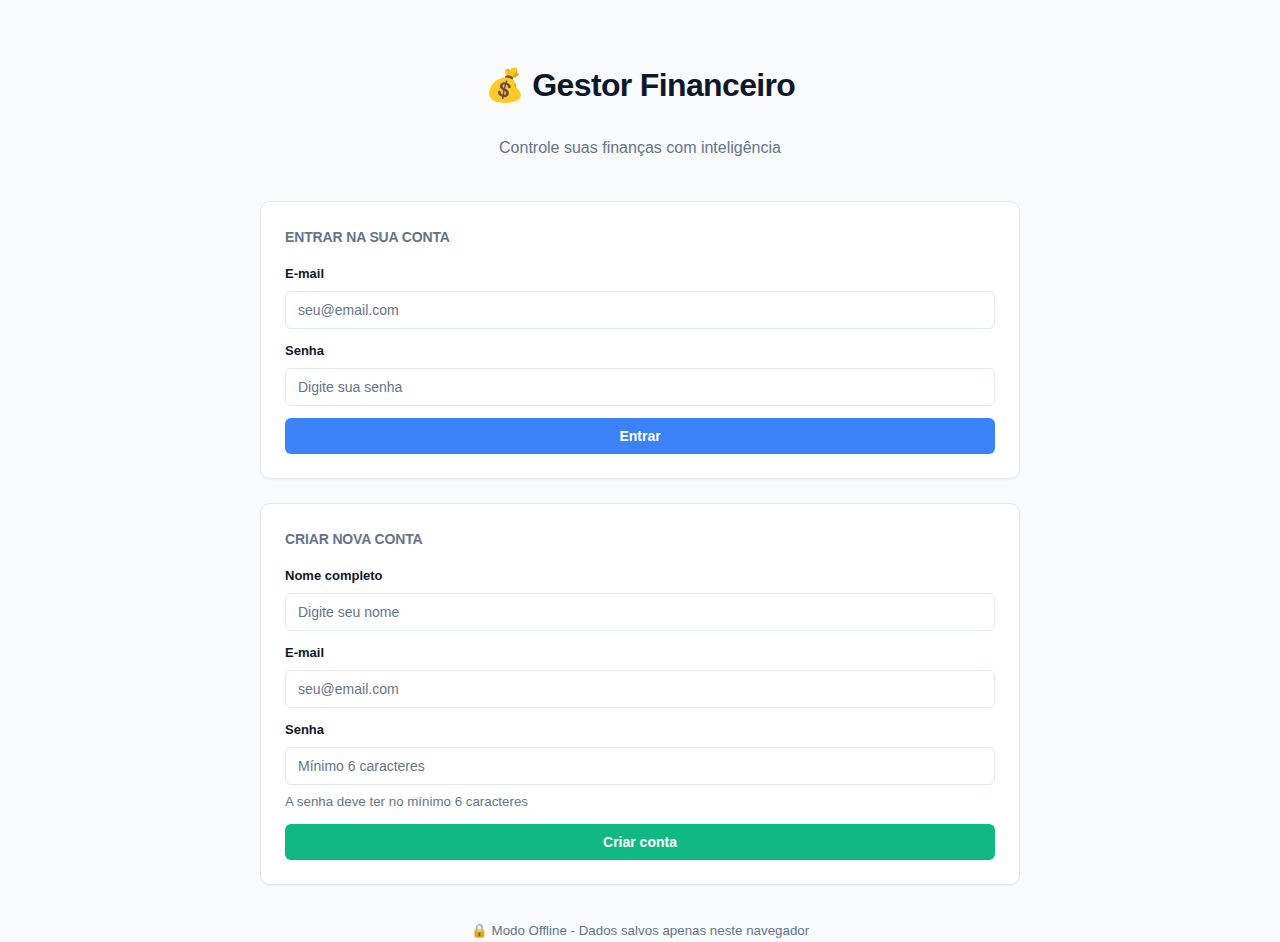
<file: index.html>
<!DOCTYPE html>
<html lang="pt-BR">
<head>
  <meta charset="UTF-8" />
  <meta name="viewport" content="width=device-width, initial-scale=1.0" />
  <meta name="description" content="Sistema de Gestão Financeira Pessoal" />
  <title>ERP Financeiro - Login</title>
  <link rel="stylesheet" href="style.css" />
</head>

<body>
  <main class="container" style="max-width: 800px; padding-top: 60px;">
    <div style="text-align: center; margin-bottom: 40px;">
      <h1>💰 Gestor Financeiro</h1>
      <p class="text-muted">Controle suas finanças com inteligência</p>
    </div>

    <!-- LOGIN -->
    <section class="card">
      <h2>Entrar na sua conta</h2>
      <form id="login-form" class="form">
        <div class="form-group">
          <label for="login-email">E-mail</label>
          <input 
            type="email" 
            id="login-email" 
            placeholder="seu@email.com" 
            autocomplete="email"
            required 
          />
        </div>
        
        <div class="form-group">
          <label for="login-password">Senha</label>
          <input 
            type="password" 
            id="login-password" 
            placeholder="Digite sua senha" 
            autocomplete="current-password"
            required 
          />
        </div>
        
        <button class="btn btn--primary" type="submit" style="width: 100%;">
          Entrar
        </button>
      </form>
    </section>

    <!-- CADASTRO -->
    <section class="card">
      <h2>Criar nova conta</h2>
      <form id="signup-form" class="form">
        <div class="form-group">
          <label for="signup-name">Nome completo</label>
          <input 
            type="text" 
            id="signup-name" 
            placeholder="Digite seu nome" 
            autocomplete="name"
            required 
          />
        </div>
        
        <div class="form-group">
          <label for="signup-email">E-mail</label>
          <input 
            type="email" 
            id="signup-email" 
            placeholder="seu@email.com" 
            autocomplete="email"
            required 
          />
        </div>
        
        <div class="form-group">
          <label for="signup-password">Senha</label>
          <input 
            type="password" 
            id="signup-password" 
            placeholder="Mínimo 6 caracteres" 
            autocomplete="new-password"
            minlength="6" 
            required 
          />
          <small class="text-muted">A senha deve ter no mínimo 6 caracteres</small>
        </div>
        
        <button class="btn btn--success" type="submit" style="width: 100%;">
          Criar conta
        </button>
      </form>
    </section>

    <!-- STATUS -->
    <div id="status" class="status hidden"></div>
    
    <p class="text-center text-muted" style="margin-top: 32px;">
      <small>🔒 Modo Offline - Dados salvos apenas neste navegador</small>
    </p>
  </main>

  <!-- SCRIPTS -->
  <script src="js/constantes.js"></script>
  <script src="js/config.js"></script>
  <script src="js/core.js"></script>
  <script src="js/script.js"></script>
  <script src="js/index.js"></script>
</body>
</html>
</file>
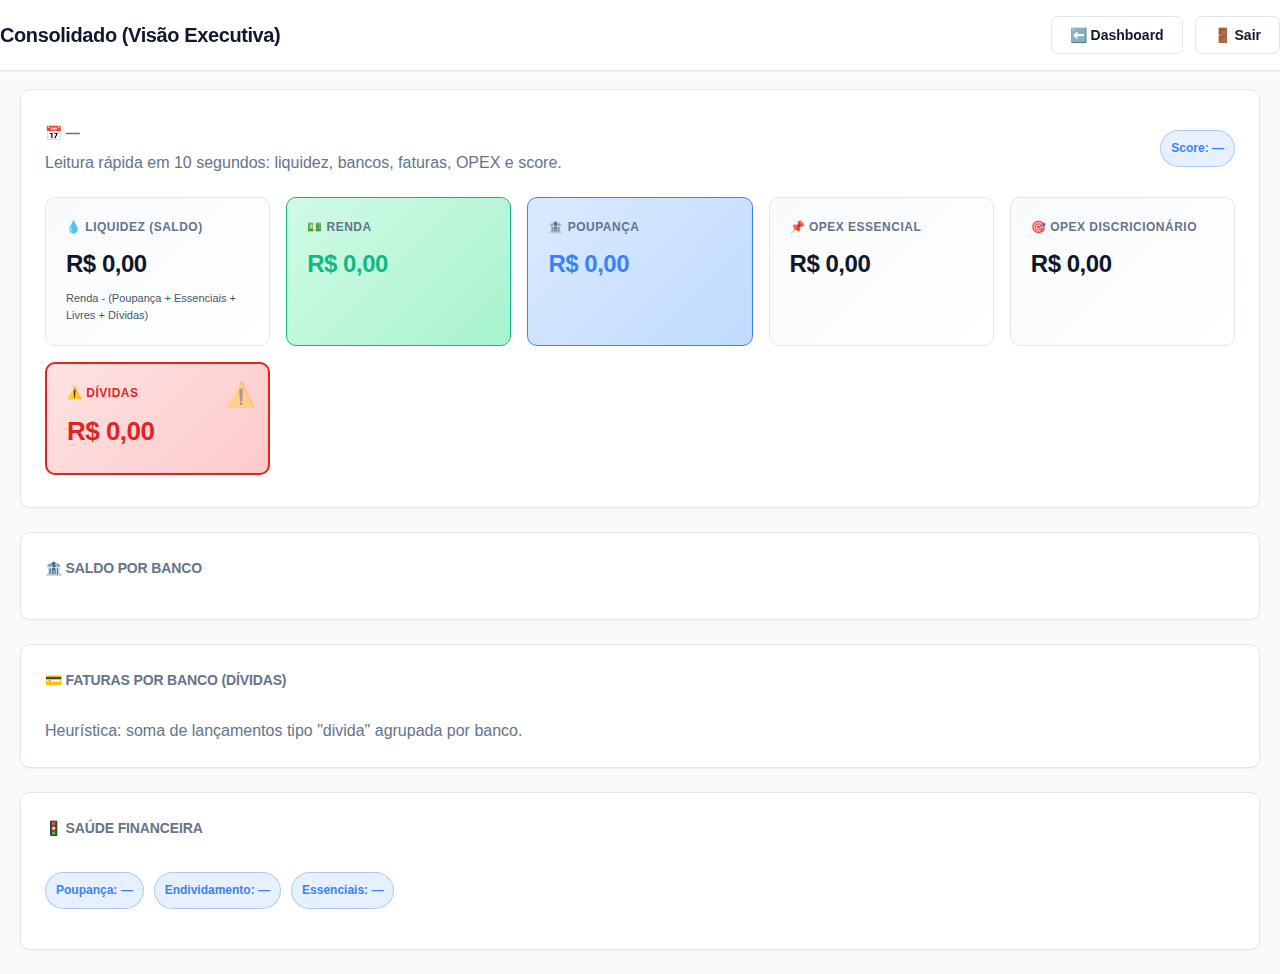
<file: consolidado.html>
<!DOCTYPE html>
<html lang="pt-BR">
<head>
  <meta charset="UTF-8" />
  <meta name="viewport" content="width=device-width, initial-scale=1.0" />
  <title>ERP Financeiro - Consolidado</title>
  <link rel="stylesheet" href="style.css" />
</head>
<body>
  <header class="topbar">
    <div class="container topbar__row">
      <h1>Consolidado (Visão Executiva)</h1>
      <div class="topbar__actions">
        <button class="btn btn--ghost" type="button" onclick="window.location.href='dashboard.html'">⬅️ Dashboard</button>
        <button id="logoutBtn" class="btn btn--ghost" type="button">🚪 Sair</button>
      </div>
    </div>
  </header>

  <main class="container" style="padding-top: 18px;">
    <section class="card">
      <div style="display:flex; align-items:center; justify-content:space-between; gap:12px; flex-wrap:wrap;">
        <div>
          <h2 style="margin:0;">📅 <span id="monthLabel">—</span></h2>
          <p class="text-muted" style="margin:6px 0 0;">Leitura rápida em 10 segundos: liquidez, bancos, faturas, OPEX e score.</p>
        </div>
        <div class="status status--info" id="scoreBox">Score: —</div>
      </div>

      <div class="kpi-grid" style="margin-top: 14px;">
        <div class="kpi kpi--saldo">
          <div class="kpi__title">💧 Liquidez (Saldo)</div>
          <div class="kpi__value" id="kpiLiquidez">R$ 0,00</div>
          <small class="text-muted">Renda - (Poupança + Essenciais + Livres + Dívidas)</small>
        </div>

        <div class="kpi kpi--receita">
          <div class="kpi__title">💵 Renda</div>
          <div class="kpi__value" id="kpiRenda">R$ 0,00</div>
        </div>

        <div class="kpi kpi--poupanca">
          <div class="kpi__title">🏦 Poupança</div>
          <div class="kpi__value" id="kpiPoupanca">R$ 0,00</div>
        </div>

        <div class="kpi kpi--despesa">
          <div class="kpi__title">📌 OPEX Essencial</div>
          <div class="kpi__value" id="kpiEssenciais">R$ 0,00</div>
        </div>

        <div class="kpi kpi--livre">
          <div class="kpi__title">🎯 OPEX Discricionário</div>
          <div class="kpi__value" id="kpiLivres">R$ 0,00</div>
        </div>

        <div class="kpi kpi--dividas">
          <div class="kpi__title">⚠️ Dívidas</div>
          <div class="kpi__value" id="kpiDividas">R$ 0,00</div>
        </div>
      </div>
    </section>

    <section class="card" style="margin-top: 16px;">
      <h2>🏦 Saldo por Banco</h2>
      <div id="byBank" class="grid" style="display:grid; grid-template-columns: repeat(auto-fit, minmax(240px, 1fr)); gap: 10px; margin-top: 10px;"></div>
    </section>

    <section class="card" style="margin-top: 16px;">
      <h2>💳 Faturas por Banco (Dívidas)</h2>
      <div id="cardBills" class="grid" style="display:grid; grid-template-columns: repeat(auto-fit, minmax(240px, 1fr)); gap: 10px; margin-top: 10px;"></div>
      <p class="text-muted" style="margin-top: 10px;">Heurística: soma de lançamentos tipo "divida" agrupada por banco.</p>
    </section>

    <section class="card" style="margin-top: 16px;">
      <h2>🚦 Saúde Financeira</h2>
      <div style="display:flex; gap:10px; flex-wrap:wrap; margin-top: 10px;">
        <span id="healthPoupanca" class="status status--info">Poupança: —</span>
        <span id="healthEndividamento" class="status status--info">Endividamento: —</span>
        <span id="healthEssenciais" class="status status--info">Essenciais: —</span>
      </div>
    </section>
  </main>

  <!-- SCRIPTS -->
  <script src="js/constantes.js"></script>
  <script src="js/config.js"></script>
  <script src="js/core.js"></script>
  <script src="js/script.js"></script>
  <script src="js/consolidado.js"></script>
</body>
</html>
</file>
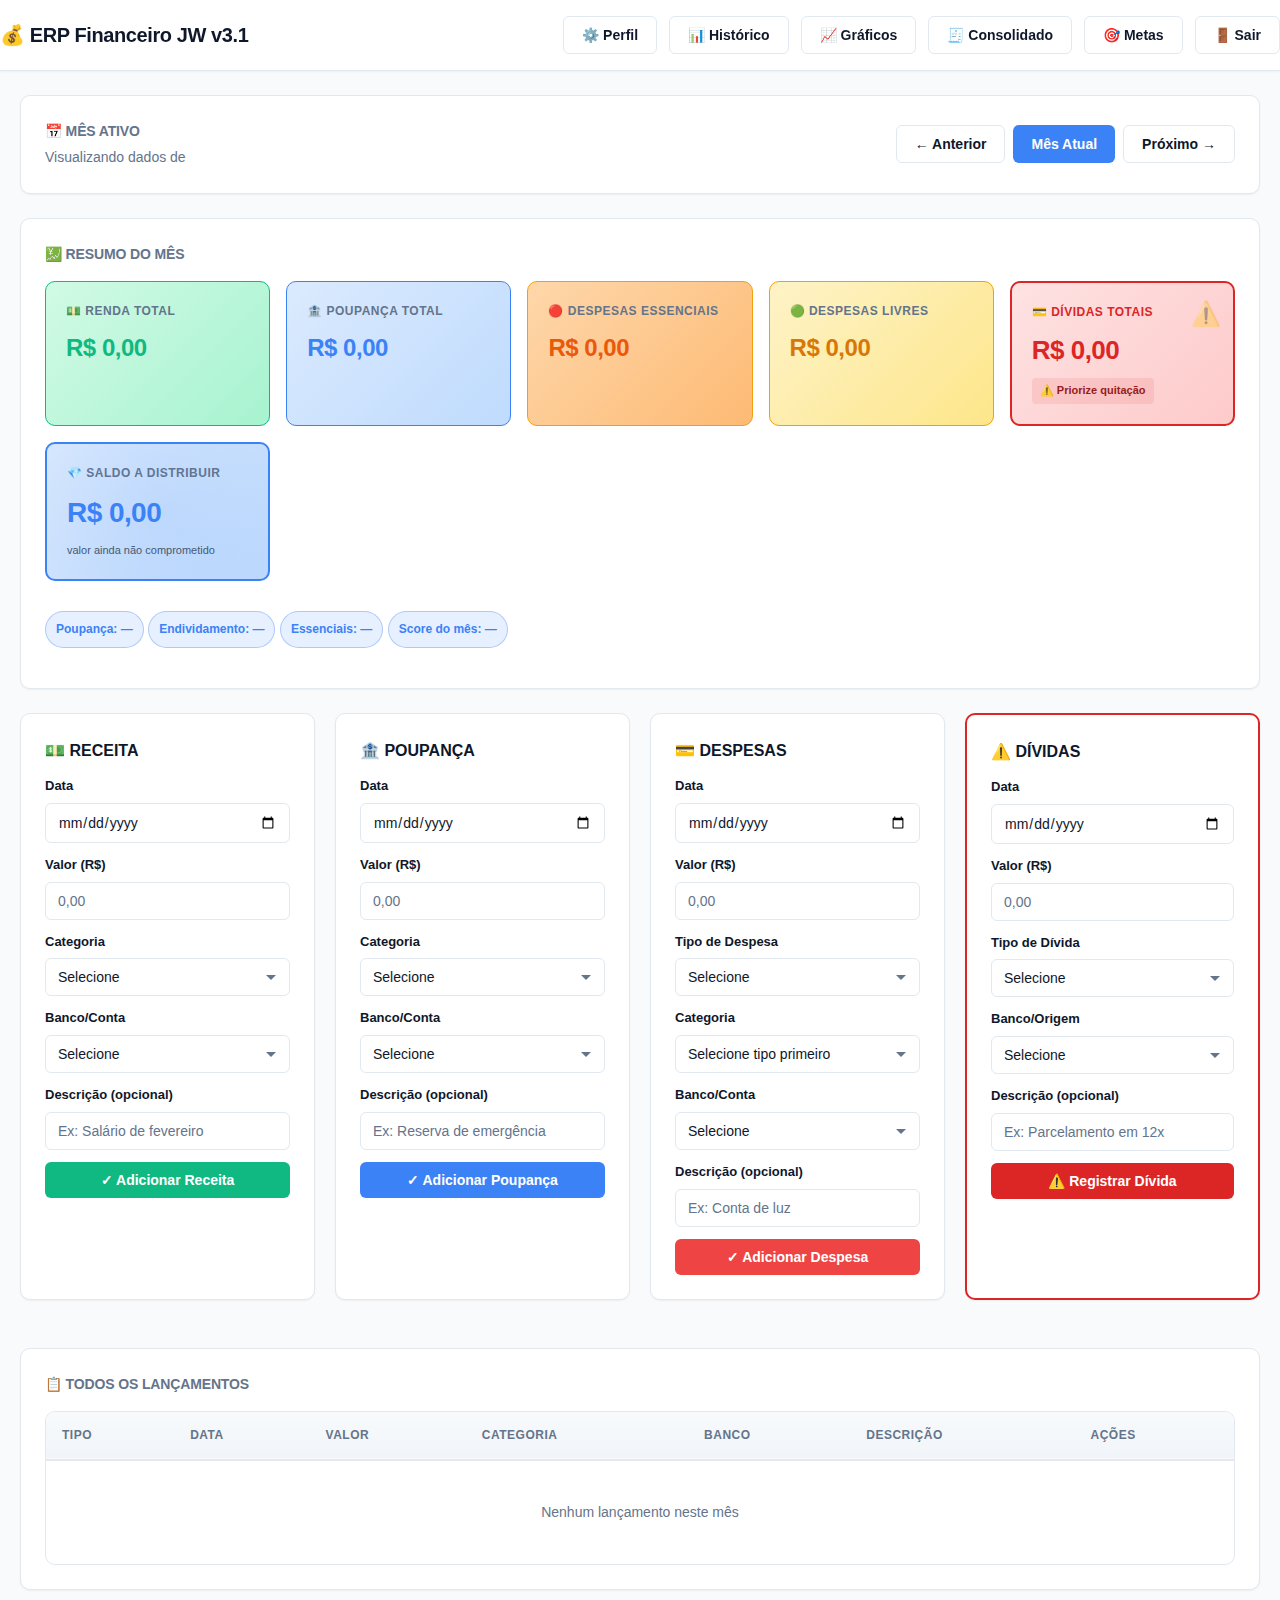
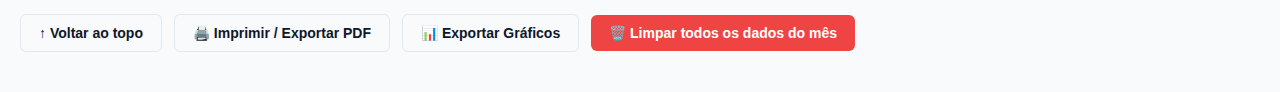
<file: dashboard.html>
<!DOCTYPE html>
<html lang="pt-BR">
<head>
  <meta charset="UTF-8" />
  <meta name="viewport" content="width=device-width, initial-scale=1.0" />
  <meta name="description" content="ERP Financeiro JW - Gestão Financeira Pessoal v3.1" />
  <title>ERP Financeiro JW - Dashboard v3.1</title>
  <link rel="stylesheet" href="style.css" />
</head>

<body>
  <!-- HEADER -->
  <header class="topbar">
    <div class="container topbar__row">
      <h1>💰 ERP Financeiro JW v3.1</h1>
      <div class="topbar__actions">
        <span id="userName" class="text-muted" style="font-size: 14px;"></span>
        <button id="btnPerfil" class="btn btn--ghost">⚙️ Perfil</button>
        <button id="btnHistorico" class="btn btn--ghost">📊 Histórico</button>
        <button id="btnCharts" class="btn btn--ghost">📈 Gráficos</button>
        <button id="btnConsolidado" class="btn btn--ghost">🧾 Consolidado</button>
        <button id="btnMetas" class="btn btn--ghost">🎯 Metas</button>
        <button id="logoutBtn" class="btn btn--ghost">🚪 Sair</button>
      </div>
    </div>
  </header>

  <!-- MAIN CONTENT -->
  <main class="container">
    
    <!-- SELETOR DE MÊS -->
    <section class="card" style="margin-top: 24px;">
      <div style="display: flex; align-items: center; justify-content: space-between; gap: 16px; flex-wrap: wrap;">
        <div>
          <h2 style="margin-bottom: 4px;">📅 Mês Ativo</h2>
          <p class="text-muted" style="font-size: 14px; margin: 0;">Visualizando dados de <strong id="monthLabel"></strong></p>
        </div>
        <div style="display: flex; gap: 8px;">
          <button id="btnPrevMonth" class="btn btn--ghost">← Anterior</button>
          <button id="btnCurrentMonth" class="btn btn--primary">Mês Atual</button>
          <button id="btnNextMonth" class="btn btn--ghost">Próximo →</button>
        </div>
      </div>
    </section>

    <!-- RESUMO / KPIs COM DÍVIDAS -->
    <section class="card">
      <h2>💹 RESUMO DO MÊS</h2>
      <div class="kpi-grid">
        
        <div class="kpi kpi--receita">
          <div class="kpi__title">💵 Renda Total</div>
          <div class="kpi__value" id="kpiRenda">R$ 0,00</div>
        </div>
        
        <div class="kpi kpi--poupanca">
          <div class="kpi__title">🏦 Poupança Total</div>
          <div class="kpi__value" id="kpiPoupanca">R$ 0,00</div>
        </div>
        
        <div class="kpi kpi--essenciais">
          <div class="kpi__title">🔴 Despesas Essenciais</div>
          <div class="kpi__value" id="kpiEssenciais">R$ 0,00</div>
        </div>
        
        <div class="kpi kpi--livres">
          <div class="kpi__title">🟢 Despesas Livres</div>
          <div class="kpi__value" id="kpiLivres">R$ 0,00</div>
        </div>
        
        <!-- KPI DE DÍVIDAS - DESTAQUE -->
        <div class="kpi kpi--dividas">
          <div class="kpi__title">💳 DÍVIDAS TOTAIS</div>
          <div class="kpi__value" id="kpiDividas">R$ 0,00</div>
          <small>⚠️ Priorize quitação</small>
        </div>
        
        <div class="kpi kpi--highlight">
          <div class="kpi__title">💎 Saldo a Distribuir</div>
          <div class="kpi__value" id="kpiSaldoDistribuir">R$ 0,00</div>
          <small>valor ainda não comprometido</small>
        </div>
        
      </div>

      <div class="health-row" style="margin-top: 14px;">
        <span id="healthPoupanca" class="status status--info">Poupança: —</span>
        <span id="healthEndividamento" class="status status--info">Endividamento: —</span>
        <span id="healthEssenciais" class="status status--info">Essenciais: —</span>
        <span id="healthScore" class="status status--info">Score do mês: —</span>
      </div>
    </section>

    <!-- LANÇAMENTOS (4 COLUNAS COM DÍVIDAS) -->
    <section class="grid-4">
      
      <!-- COLUNA 1: RECEITA -->
      <div class="card">
        <h3>💵 RECEITA</h3>
        <form id="formReceita" class="form">
          <div class="form-group">
            <label for="receitaData">Data</label>
            <input type="date" id="receitaData" name="data" required />
          </div>
          
          <div class="form-group">
            <label for="receitaValor">Valor (R$)</label>
            <input type="number" id="receitaValor" name="valor" step="0.01" min="0.01" placeholder="0,00" required />
          </div>
          
          <div class="form-group">
            <label for="receitaCategoria">Categoria</label>
            <select id="receitaCategoria" name="categoria" required>
              <option value="">Selecione</option>
            </select>
          </div>
          
          <div class="form-group">
            <label for="receitaBanco">Banco/Conta</label>
            <select id="receitaBanco" name="banco" required>
              <option value="">Selecione</option>
            </select>
          </div>
          
          <div class="form-group">
            <label for="receitaDescricao">Descrição (opcional)</label>
            <input type="text" id="receitaDescricao" name="descricao" placeholder="Ex: Salário de fevereiro" />
          </div>
          
          <button class="btn btn--success" type="submit" style="width: 100%;">
            ✓ Adicionar Receita
          </button>
        </form>
      </div>

      <!-- COLUNA 2: POUPANÇA -->
      <div class="card">
        <h3>🏦 POUPANÇA</h3>
        <form id="formPoupanca" class="form">
          <div class="form-group">
            <label for="poupancaData">Data</label>
            <input type="date" id="poupancaData" name="data" required />
          </div>
          
          <div class="form-group">
            <label for="poupancaValor">Valor (R$)</label>
            <input type="number" id="poupancaValor" name="valor" step="0.01" min="0.01" placeholder="0,00" required />
          </div>
          
          <div class="form-group">
            <label for="poupancaCategoria">Categoria</label>
            <select id="poupancaCategoria" name="categoria" required>
              <option value="">Selecione</option>
            </select>
          </div>
          
          <div class="form-group">
            <label for="poupancaBanco">Banco/Conta</label>
            <select id="poupancaBanco" name="banco" required>
              <option value="">Selecione</option>
            </select>
          </div>
          
          <div class="form-group">
            <label for="poupancaDescricao">Descrição (opcional)</label>
            <input type="text" id="poupancaDescricao" name="descricao" placeholder="Ex: Reserva de emergência" />
          </div>
          
          <button class="btn btn--primary" type="submit" style="width: 100%;">
            ✓ Adicionar Poupança
          </button>
        </form>
      </div>

      <!-- COLUNA 3: DESPESAS -->
      <div class="card">
        <h3>💳 DESPESAS</h3>
        <form id="formDespesa" class="form">
          <div class="form-group">
            <label for="despesaData">Data</label>
            <input type="date" id="despesaData" name="data" required />
          </div>
          
          <div class="form-group">
            <label for="despesaValor">Valor (R$)</label>
            <input type="number" id="despesaValor" name="valor" step="0.01" min="0.01" placeholder="0,00" required />
          </div>
          
          <div class="form-group">
            <label for="despesaSubtipo">Tipo de Despesa</label>
            <select id="despesaSubtipo" required>
              <option value="">Selecione</option>
              <option value="essencial">🔴 Despesa Essencial</option>
              <option value="livre">🟢 Despesa Livre</option>
            </select>
          </div>
          
          <div class="form-group">
            <label for="despesaCategoria">Categoria</label>
            <select id="despesaCategoria" required>
              <option value="">Selecione tipo primeiro</option>
            </select>
          </div>
          
          <div class="form-group">
            <label for="despesaBanco">Banco/Conta</label>
            <select id="despesaBanco" required>
              <option value="">Selecione</option>
            </select>
          </div>
          
          <div class="form-group">
            <label for="despesaDescricao">Descrição (opcional)</label>
            <input type="text" id="despesaDescricao" name="descricao" placeholder="Ex: Conta de luz" />
          </div>
          
          <button class="btn btn--danger" type="submit" style="width: 100%;">
            ✓ Adicionar Despesa
          </button>
        </form>
      </div>

      <!-- COLUNA 4: DÍVIDAS (NOVO) -->
      <div class="card" style="border: 2px solid var(--divida);">
        <h3>⚠️ DÍVIDAS</h3>
        <form id="formDivida" class="form">
          <div class="form-group">
            <label for="dividaData">Data</label>
            <input type="date" id="dividaData" name="data" required />
          </div>
          
          <div class="form-group">
            <label for="dividaValor">Valor (R$)</label>
            <input type="number" id="dividaValor" name="valor" step="0.01" min="0.01" placeholder="0,00" required />
          </div>
          
          <div class="form-group">
            <label for="dividaCategoria">Tipo de Dívida</label>
            <select id="dividaCategoria" name="categoria" required>
              <option value="">Selecione</option>
            </select>
          </div>
          
          <div class="form-group">
            <label for="dividaBanco">Banco/Origem</label>
            <select id="dividaBanco" name="banco" required>
              <option value="">Selecione</option>
            </select>
          </div>
          
          <div class="form-group">
            <label for="dividaDescricao">Descrição (opcional)</label>
            <input type="text" id="dividaDescricao" name="descricao" placeholder="Ex: Parcelamento em 12x" />
          </div>
          
          <button class="btn btn--danger" type="submit" style="width: 100%; background: var(--divida);">
            ⚠️ Registrar Dívida
          </button>
        </form>
      </div>

    </section>

    <!-- TABELA DE LANÇAMENTOS -->
    <section class="card">
      <h2>📋 TODOS OS LANÇAMENTOS</h2>
      <div class="table-wrapper">
        <table>
          <thead>
            <tr>
              <th>Tipo</th>
              <th>Data</th>
              <th>Valor</th>
              <th>Categoria</th>
              <th>Banco</th>
              <th>Descrição</th>
              <th>Ações</th>
            </tr>
          </thead>
          <tbody id="txTbody">
            <tr>
              <td colspan="7" style="text-align: center; padding: 40px;">
                <span class="text-muted">Nenhum lançamento neste mês</span>
              </td>
            </tr>
          </tbody>
        </table>
      </div>
    </section>

    <!-- RODAPÉ COM AÇÕES -->
    <section class="footer-actions">
      <button onclick="window.scrollTo({top: 0, behavior: 'smooth'})" class="btn btn--ghost">
        ↑ Voltar ao topo
      </button>
      <button onclick="window.print()" class="btn btn--ghost">
        🖨️ Imprimir / Exportar PDF
      </button>
      <button onclick="location.href='charts.html'" class="btn btn--ghost">
        📊 Exportar Gráficos
      </button>
      <button id="btnLimparMes" class="btn btn--danger">
        🗑️ Limpar todos os dados do mês
      </button>
    </section>

  </main>

  <!-- MODAL DE EDIÇÃO -->
  <div id="modalEdit" class="modal-overlay hidden" style="display: none;">
    <div class="modal">
      <div class="modal-header">
        <h3>✏️ Editar Lançamento</h3>
        <button onclick="closeEditModal()" class="btn btn--ghost btn-mini">✕</button>
      </div>
      <div class="modal-body">
        <form id="formEdit" class="form">
          <input type="hidden" id="editId" />
          <input type="hidden" id="editTipo" />
          
          <div class="form-group">
            <label for="editData">Data</label>
            <input type="date" id="editData" required />
          </div>
          
          <div class="form-group">
            <label for="editValor">Valor (R$)</label>
            <input type="number" id="editValor" step="0.01" min="0.01" required />
          </div>
          
          <div class="form-group">
            <label for="editCategoria">Categoria</label>
            <select id="editCategoria" required></select>
          </div>
          
          <div class="form-group">
            <label for="editBanco">Banco</label>
            <select id="editBanco" required></select>
          </div>
          
          <div class="form-group">
            <label for="editDescricao">Descrição</label>
            <input type="text" id="editDescricao" />
          </div>
        </form>
      </div>
      <div class="modal-footer">
        <button onclick="closeEditModal()" class="btn btn--ghost">Cancelar</button>
        <button onclick="saveEdit()" class="btn btn--primary">💾 Salvar alterações</button>
      </div>
    </div>
  </div>


  <!-- MODAL: FIXAR LANÇAMENTO (RECORRÊNCIA) -->
  <div id="modalFixar" class="modal-overlay hidden" style="display: none;">
    <div class="modal">
      <div class="modal-header">
        <h3>📌 Fixar lançamento</h3>
        <button onclick="closeFixarModal()" class="btn btn--ghost btn-mini">✕</button>
      </div>
      <div class="modal-body">
        <p class="text-muted" style="margin-top: 0;">Este lançamento será repetido automaticamente nos meses escolhidos.</p>

        <div class="status status--info" style="margin-bottom: 12px;">
          <strong id="fixResumo">—</strong>
        </div>

        <form id="formFixar" class="form" onsubmit="event.preventDefault(); saveFixar();">
          <div class="form-group">
            <label for="fixInicio">Início (mês)</label>
            <input type="month" id="fixInicio" required />
          </div>

          <div class="form-group">
            <label for="fixFim">Fim (mês)</label>
            <input type="month" id="fixFim" />
            <div style="margin-top: 8px;">
              <label style="display:flex; align-items:center; gap:8px; font-size: 13px;">
                <input type="checkbox" id="fixSemFim" />
                Sem fim
              </label>
            </div>
          </div>

          <div class="form-group">
            <label style="display:flex; align-items:center; gap:8px; font-size: 13px;">
              <input type="checkbox" id="fixAplicarAtual" checked />
              Aplicar também no mês atual
            </label>
          </div>
        </form>
      </div>
      <div class="modal-footer">
        <button onclick="closeFixarModal()" class="btn btn--ghost">Cancelar</button>
        <button onclick="saveFixar()" class="btn btn--primary">📌 Fixar</button>
      </div>
    </div>
  </div>


    <!-- SCRIPTS -->
  <script src="js/constantes.js"></script>
  <script src="js/config.js"></script>
  <script src="js/core.js"></script>
  <script src="js/script.js"></script>
  <script src="js/dashboard.js"></script>
</body>
</html>
</file>
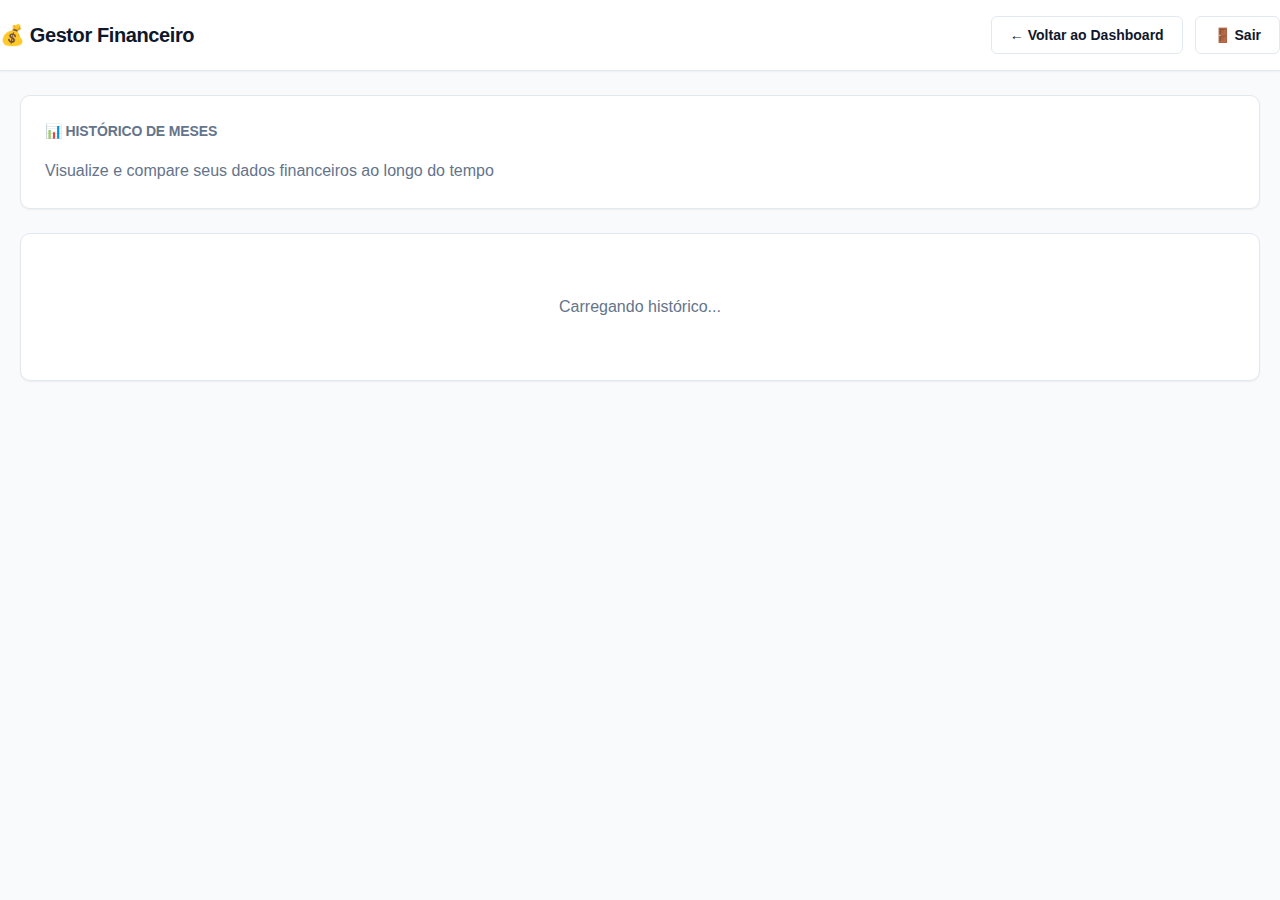
<file: historico.html>
<!DOCTYPE html>
<html lang="pt-BR">
<head>
  <meta charset="UTF-8" />
  <meta name="viewport" content="width=device-width, initial-scale=1.0" />
  <title>ERP Financeiro - Histórico de Meses</title>
  <link rel="stylesheet" href="style.css" />
</head>

<body>
  <header class="topbar">
    <div class="container topbar__row">
      <h1>💰 Gestor Financeiro</h1>
      <div class="topbar__actions">
        <button onclick="location.href='dashboard.html'" class="btn btn--ghost">← Voltar ao Dashboard</button>
        <button id="logoutBtn" class="btn btn--ghost">🚪 Sair</button>
      </div>
    </div>
  </header>

  <main class="container" style="margin-top: 24px;">
    
    <section class="card">
      <h2>📊 HISTÓRICO DE MESES</h2>
      <p class="text-muted">Visualize e compare seus dados financeiros ao longo do tempo</p>
    </section>

    <!-- LISTA DE MESES -->
    <div id="monthsList">
      <div class="card" style="text-align: center; padding: 60px;">
        <p class="text-muted">Carregando histórico...</p>
      </div>
    </div>

  </main>

  <!-- SCRIPTS -->
  <script src="js/constantes.js"></script>
  <script src="js/config.js"></script>
  <script src="js/core.js"></script>
  <script src="js/script.js"></script>
  <script src="js/historico.js"></script>
</body>
</html>
</file>
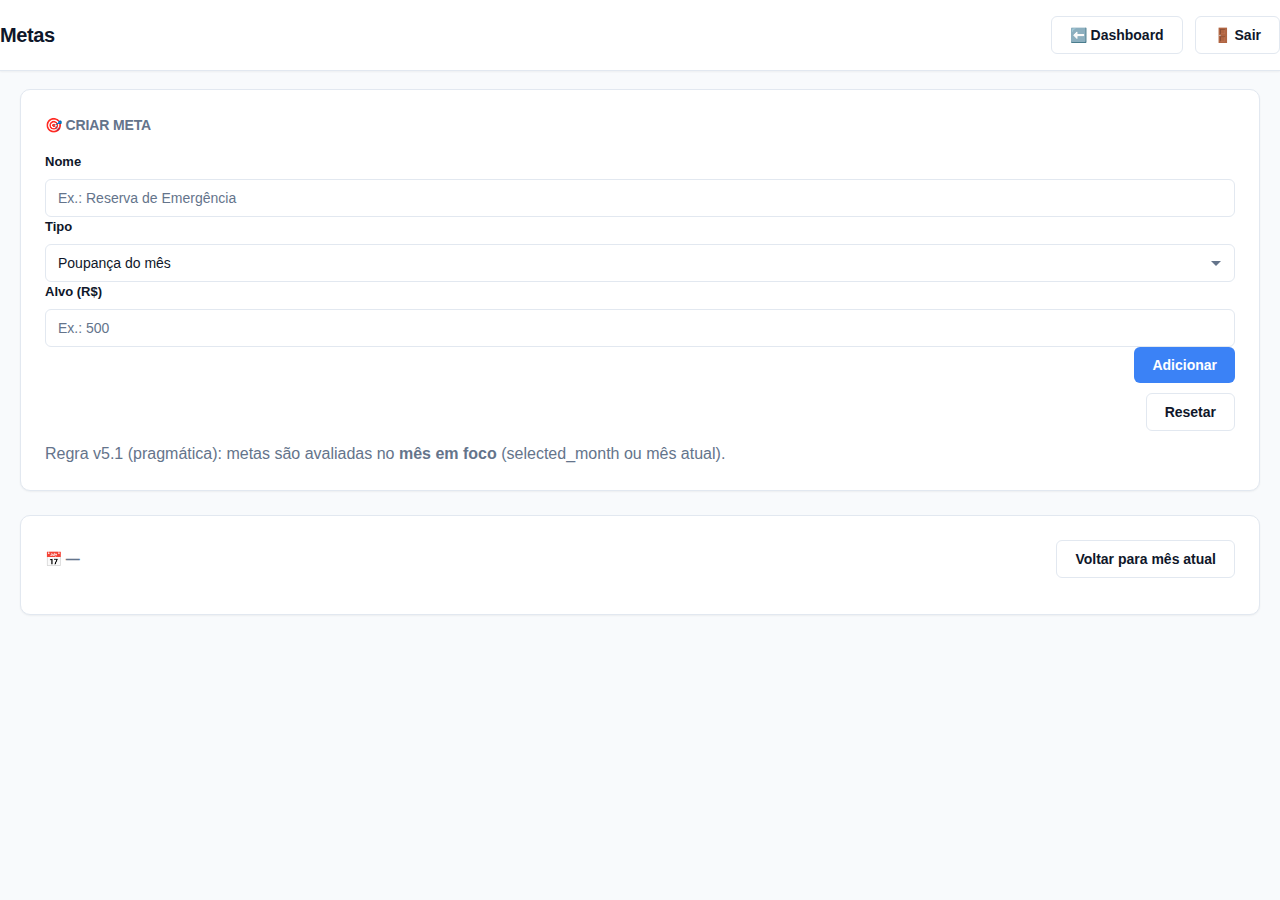
<file: metas.html>
<!DOCTYPE html>
<html lang="pt-BR">
<head>
  <meta charset="UTF-8" />
  <meta name="viewport" content="width=device-width, initial-scale=1.0" />
  <title>ERP Financeiro - Metas</title>
  <link rel="stylesheet" href="style.css" />
</head>
<body>
  <header class="topbar">
    <div class="container topbar__row">
      <h1>Metas</h1>
      <div class="topbar__actions">
        <button class="btn btn--ghost" type="button" onclick="window.location.href='dashboard.html'">⬅️ Dashboard</button>
        <button id="logoutBtn" class="btn btn--ghost" type="button">🚪 Sair</button>
      </div>
    </div>
  </header>

  <main class="container" style="padding-top: 18px;">
    <section class="card">
      <h2>🎯 Criar Meta</h2>

      <form id="goalForm" class="form-grid" style="margin-top: 10px;">
        <div class="form-group">
          <label>Nome</label>
          <input id="goalName" class="input" placeholder="Ex.: Reserva de Emergência" required />
        </div>

        <div class="form-group">
          <label>Tipo</label>
          <select id="goalType" class="input" required>
            <option value="poupanca_mes">Poupança do mês</option>
            <option value="divida_mes">Dívidas do mês (limite)</option>
            <option value="categoria_mes">Categoria do mês (limite)</option>
          </select>
        </div>

        <div class="form-group" id="goalCategoryGroup" style="display:none;">
          <label>Categoria</label>
          <input id="goalCategory" class="input" placeholder="Ex.: Streaming e Assinaturas" />
        </div>

        <div class="form-group">
          <label>Alvo (R$)</label>
          <input id="goalTarget" class="input" inputmode="decimal" placeholder="Ex.: 500" required />
        </div>

        <div class="form-group" style="display:flex; gap:10px; align-items:end;">
          <button class="btn btn--primary" type="submit">Adicionar</button>
          <button class="btn btn--ghost" type="button" id="btnResetGoals">Resetar</button>
        </div>
      </form>

      <p class="text-muted" style="margin-top:10px;">
        Regra v5.1 (pragmática): metas são avaliadas no <strong>mês em foco</strong> (selected_month ou mês atual).
      </p>
    </section>

    <section class="card" style="margin-top: 16px;">
      <div style="display:flex; align-items:center; justify-content:space-between; gap:10px; flex-wrap:wrap;">
        <h2 style="margin:0;">📅 <span id="monthLabel">—</span></h2>
        <button class="btn btn--ghost" id="btnMonthNow">Voltar para mês atual</button>
      </div>

      <div id="goalsList" style="margin-top: 12px;"></div>
    </section>
  </main>

  <!-- SCRIPTS -->
  <script src="js/constantes.js"></script>
  <script src="js/config.js"></script>
  <script src="js/core.js"></script>
  <script src="js/script.js"></script>
  <script src="js/metas.js"></script>
</body>
</html>
</file>
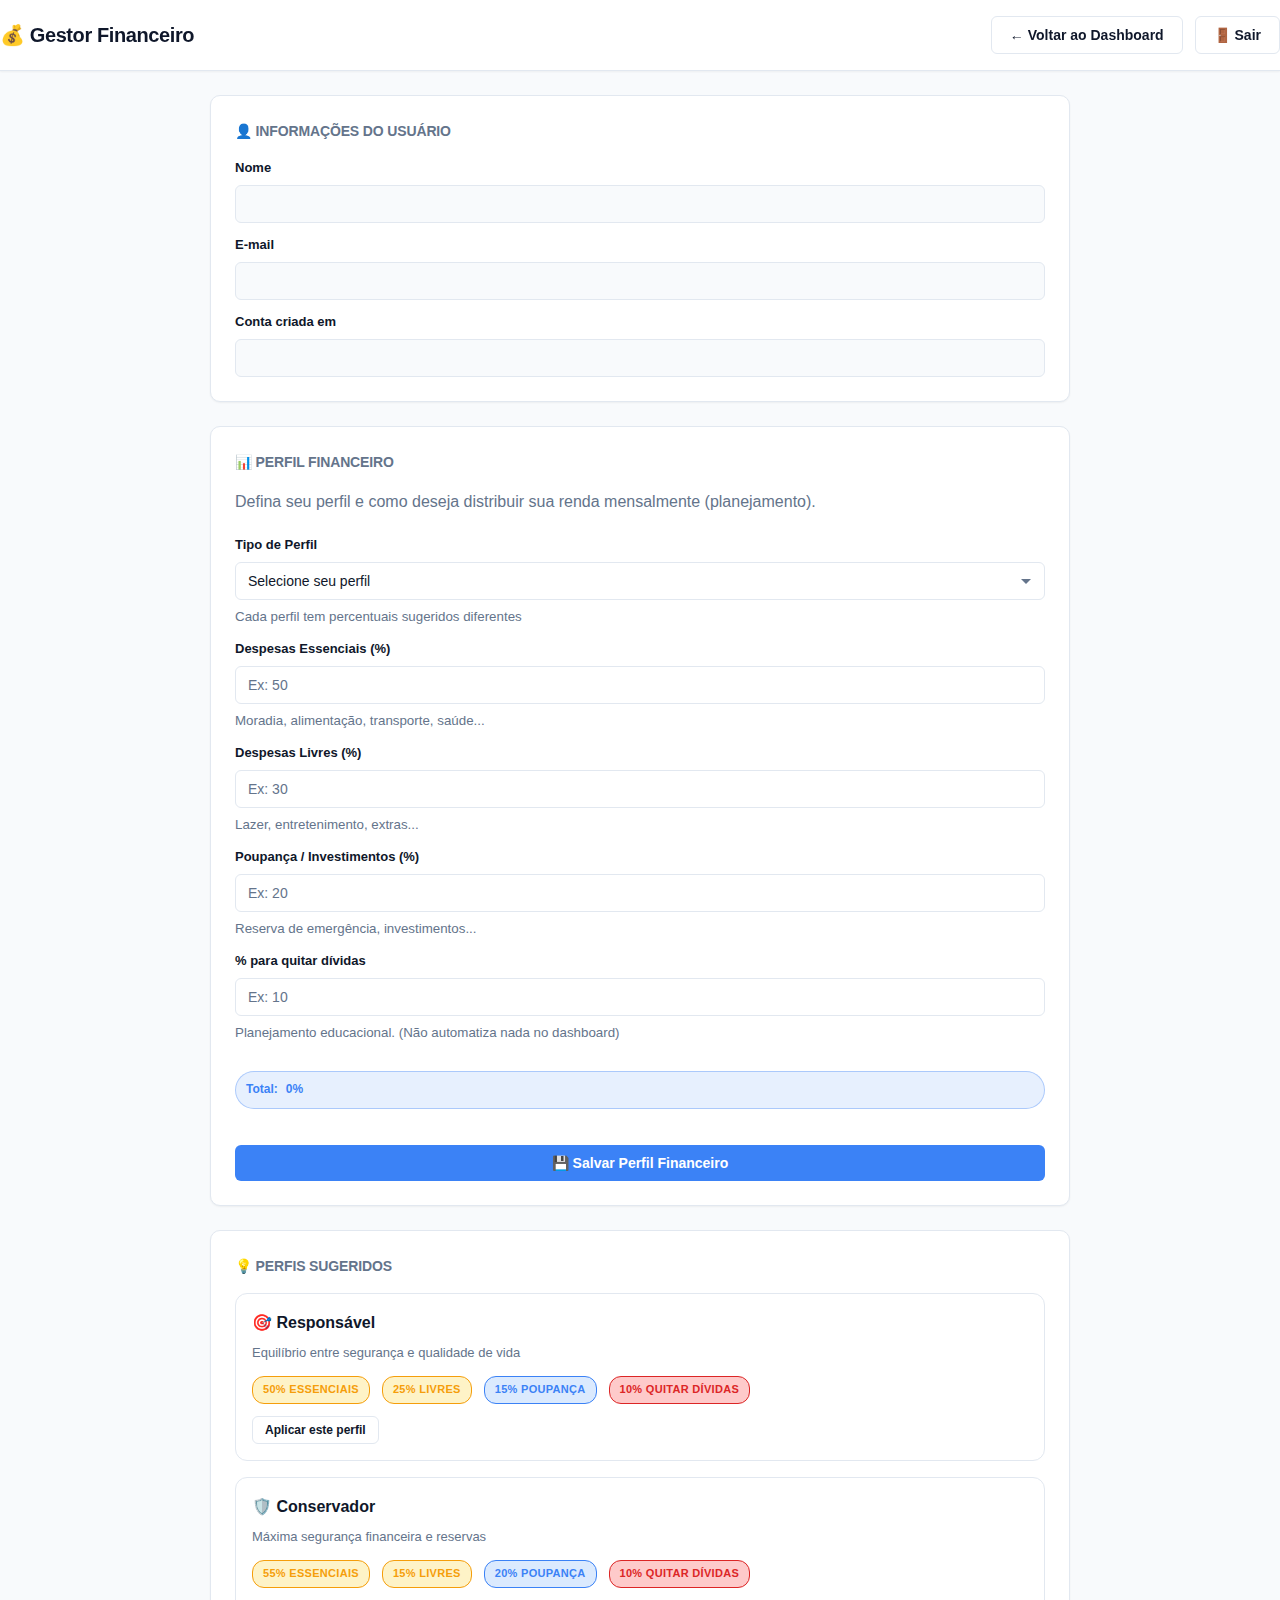
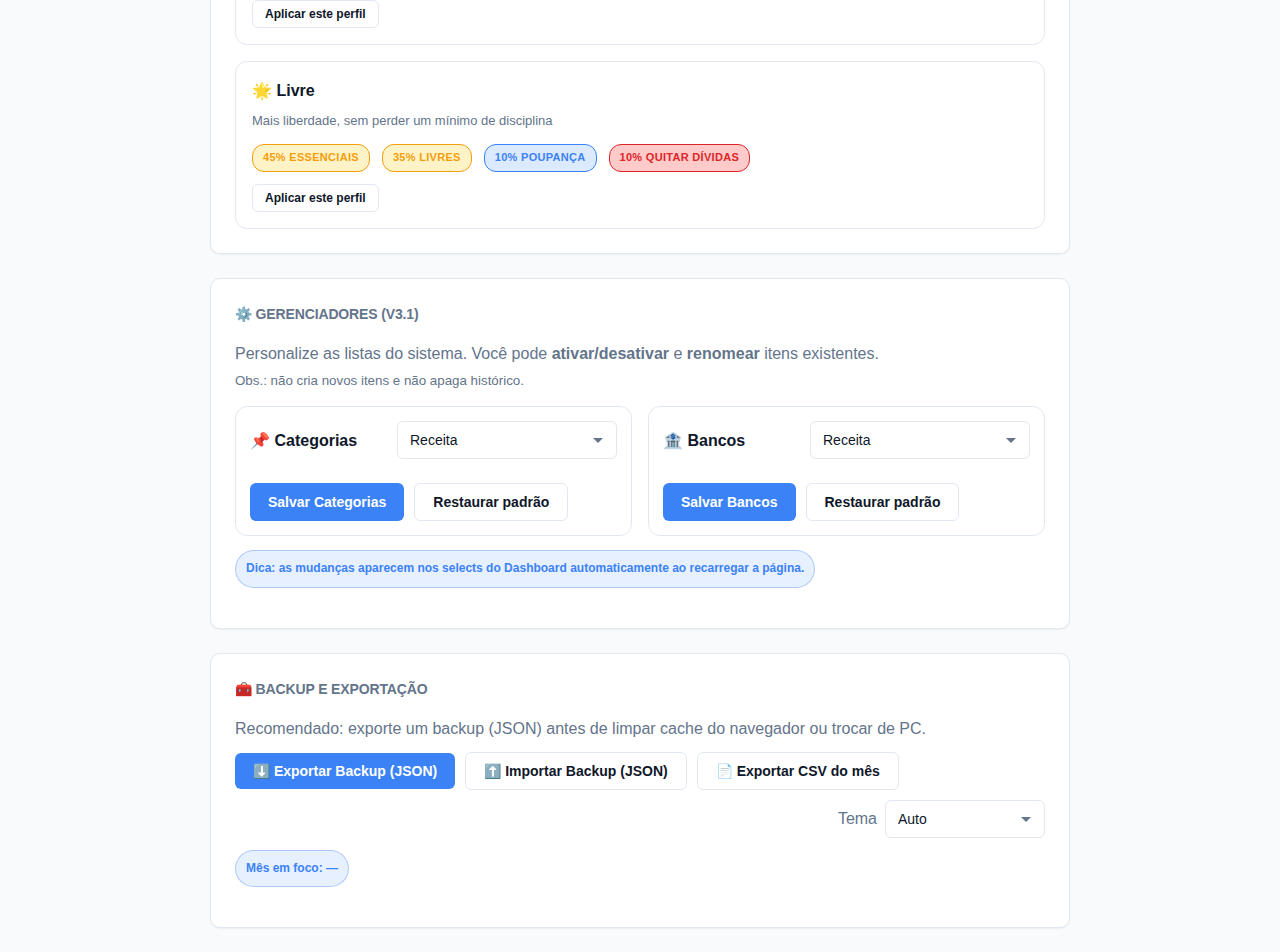
<file: perfil.html>
<!DOCTYPE html>
<html lang="pt-BR">
<head>
  <meta charset="UTF-8" />
  <meta name="viewport" content="width=device-width, initial-scale=1.0" />
  <title>ERP Financeiro - Perfil Financeiro v3.1</title>
  <link rel="stylesheet" href="style.css" />
</head>

<body>
  <header class="topbar">
    <div class="container topbar__row">
      <h1>💰 Gestor Financeiro</h1>
      <div class="topbar__actions">
        <button onclick="location.href='dashboard.html'" class="btn btn--ghost">← Voltar ao Dashboard</button>
        <button id="logoutBtn" class="btn btn--ghost">🚪 Sair</button>
      </div>
    </div>
  </header>

  <main class="container" style="max-width: 900px; margin-top: 24px;">

    <!-- INFORMAÇÕES DO USUÁRIO -->
    <section class="card">
      <h2>👤 INFORMAÇÕES DO USUÁRIO</h2>
      <div class="form">
        <div class="form-group">
          <label>Nome</label>
          <input type="text" id="displayNome" readonly class="input--readonly" />
        </div>

        <div class="form-group">
          <label>E-mail</label>
          <input type="email" id="displayEmail" readonly class="input--readonly" />
        </div>

        <div class="form-group">
          <label>Conta criada em</label>
          <input type="text" id="displayDataCriacao" readonly class="input--readonly" />
        </div>
      </div>
    </section>

    <!-- PERFIL FINANCEIRO -->
    <section class="card">
      <h2>📊 PERFIL FINANCEIRO</h2>
      <p class="text-muted" style="margin-bottom: 20px;">
        Defina seu perfil e como deseja distribuir sua renda mensalmente (planejamento).
      </p>

      <form id="formPerfil" class="form">
        <div class="form-group">
          <label for="tipoPerfil">Tipo de Perfil</label>
          <select id="tipoPerfil" required>
            <option value="">Selecione seu perfil</option>
            <option value="responsavel">🎯 Responsável (foco em estabilidade)</option>
            <option value="conservador">🛡️ Conservador (máxima segurança)</option>
            <option value="livre">🌟 Livre (mais flexibilidade)</option>
          </select>
          <small class="text-muted">Cada perfil tem percentuais sugeridos diferentes</small>
        </div>

        <div class="form-group">
          <label for="percDespesasEssenciais">Despesas Essenciais (%)</label>
          <input type="number" id="percDespesasEssenciais" min="0" max="100" step="1" placeholder="Ex: 50" required />
          <small class="text-muted">Moradia, alimentação, transporte, saúde...</small>
        </div>

        <div class="form-group">
          <label for="percDespesasLivres">Despesas Livres (%)</label>
          <input type="number" id="percDespesasLivres" min="0" max="100" step="1" placeholder="Ex: 30" required />
          <small class="text-muted">Lazer, entretenimento, extras...</small>
        </div>

        <div class="form-group">
          <label for="percPoupanca">Poupança / Investimentos (%)</label>
          <input type="number" id="percPoupanca" min="0" max="100" step="1" placeholder="Ex: 20" required />
          <small class="text-muted">Reserva de emergência, investimentos...</small>
        </div>

        <div class="form-group">
          <label for="percQuitacaoDividas">% para quitar dívidas</label>
          <input type="number" id="percQuitacaoDividas" min="0" max="100" step="1" placeholder="Ex: 10" required />
          <small class="text-muted">Planejamento educacional. (Não automatiza nada no dashboard)</small>
        </div>

        <div id="totalPerc" class="status status--info" style="margin-top: 16px;">
          Total: <strong>0%</strong>
        </div>

        <button type="submit" class="btn btn--primary" style="width: 100%; margin-top: 8px;">
          💾 Salvar Perfil Financeiro
        </button>
      </form>
    </section>

    <!-- PERFIS SUGERIDOS -->
    <section class="card">
      <h2>💡 PERFIS SUGERIDOS</h2>
      <div style="display: grid; gap: 16px;">

        <div class="suggestion-box">
          <h3 style="margin-bottom: 8px;">🎯 Responsável</h3>
          <p class="text-muted" style="font-size: 13px; margin-bottom: 12px;">
            Equilíbrio entre segurança e qualidade de vida
          </p>
          <div class="suggestion-badges">
            <span class="badge badge-despesa">50% Essenciais</span>
            <span class="badge badge-despesa">25% Livres</span>
            <span class="badge badge-poupanca">15% Poupança</span>
            <span class="badge badge-divida">10% Quitar Dívidas</span>
          </div>
          <button onclick="aplicarPerfil('responsavel')" class="btn btn--ghost btn-mini" style="margin-top: 12px;">
            Aplicar este perfil
          </button>
        </div>

        <div class="suggestion-box">
          <h3 style="margin-bottom: 8px;">🛡️ Conservador</h3>
          <p class="text-muted" style="font-size: 13px; margin-bottom: 12px;">
            Máxima segurança financeira e reservas
          </p>
          <div class="suggestion-badges">
            <span class="badge badge-despesa">55% Essenciais</span>
            <span class="badge badge-despesa">15% Livres</span>
            <span class="badge badge-poupanca">20% Poupança</span>
            <span class="badge badge-divida">10% Quitar Dívidas</span>
          </div>
          <button onclick="aplicarPerfil('conservador')" class="btn btn--ghost btn-mini" style="margin-top: 12px;">
            Aplicar este perfil
          </button>
        </div>

        <div class="suggestion-box">
          <h3 style="margin-bottom: 8px;">🌟 Livre</h3>
          <p class="text-muted" style="font-size: 13px; margin-bottom: 12px;">
            Mais liberdade, sem perder um mínimo de disciplina
          </p>
          <div class="suggestion-badges">
            <span class="badge badge-despesa">45% Essenciais</span>
            <span class="badge badge-despesa">35% Livres</span>
            <span class="badge badge-poupanca">10% Poupança</span>
            <span class="badge badge-divida">10% Quitar Dívidas</span>
          </div>
          <button onclick="aplicarPerfil('livre')" class="btn btn--ghost btn-mini" style="margin-top: 12px;">
            Aplicar este perfil
          </button>
        </div>

      </div>
    </section>

    <!-- GERENCIADORES (v3.1) -->
    <section class="card">
      <h2>⚙️ GERENCIADORES (v3.1)</h2>
      <p class="text-muted" style="margin-top: 0;">
        Personalize as listas do sistema. Você pode <strong>ativar/desativar</strong> e <strong>renomear</strong> itens existentes.
        <br /><small>Obs.: não cria novos itens e não apaga histórico.</small>
      </p>

      <div class="manager-grid">
        <!-- Categorias -->
        <div class="manager-card">
          <div class="manager-header">
            <h3 style="margin:0;">📌 Categorias</h3>
            <select id="catGrupo" class="manager-select">
              <option value="receita">Receita</option>
              <option value="poupanca">Poupança</option>
              <option value="despesa_essencial">Despesa Essencial</option>
              <option value="despesa_livre">Despesa Livre</option>
              <option value="divida">Dívidas</option>
            </select>
          </div>

          <div id="catLista" class="manager-list"></div>

          <div class="manager-actions">
            <button id="btnSalvarCats" class="btn btn--primary" type="button">Salvar Categorias</button>
            <button id="btnResetCats" class="btn btn--ghost" type="button">Restaurar padrão</button>
          </div>
        </div>

        <!-- Bancos -->
        <div class="manager-card">
          <div class="manager-header">
            <h3 style="margin:0;">🏦 Bancos</h3>
            <select id="bankTipo" class="manager-select">
              <option value="receita">Receita</option>
              <option value="poupanca">Poupança</option>
              <option value="despesa">Despesa</option>
              <option value="divida">Dívidas</option>
            </select>
          </div>

          <div id="bankLista" class="manager-list"></div>

          <div class="manager-actions">
            <button id="btnSalvarBanks" class="btn btn--primary" type="button">Salvar Bancos</button>
            <button id="btnResetBanks" class="btn btn--ghost" type="button">Restaurar padrão</button>
          </div>
        </div>
      </div>

      <div class="status status--info" style="margin-top: 14px;">
        Dica: as mudanças aparecem nos selects do Dashboard automaticamente ao recarregar a página.
      </div>
    </section>

  
    <!-- BACKUP / EXPORTAÇÃO -->
    <section class="card" style="margin-top: 20px;">
      <h2>🧰 Backup e Exportação</h2>
      <p class="text-muted">Recomendado: exporte um backup (JSON) antes de limpar cache do navegador ou trocar de PC.</p>

      <div style="display:flex; gap:10px; flex-wrap:wrap; align-items:center; margin-top: 10px;">
        <button id="btnExportBackup" class="btn btn--primary">⬇️ Exportar Backup (JSON)</button>
        <button id="btnImportBackup" class="btn btn--ghost">⬆️ Importar Backup (JSON)</button>
        <button id="btnExportCSV" class="btn btn--ghost">📄 Exportar CSV do mês</button>

        <div style="margin-left:auto; display:flex; gap:8px; align-items:center;">
          <span class="text-muted">Tema</span>
          <select id="themeMode" class="input" style="min-width: 160px;">
            <option value="auto">Auto</option>
            <option value="light">Claro</option>
            <option value="dark">Escuro</option>
          </select>
        </div>
      </div>

      <div id="backupInfo" class="status status--info" style="margin-top: 12px;">Mês em foco: —</div>
    </section>

  </main>

  <!-- scripts base (v3.1) -->
  <script src="js/constantes.js"></script>
  <script src="js/config.js"></script>

  <!-- SCRIPTS -->
  <script src="js/constantes.js"></script>
  <script src="js/config.js"></script>
  <script src="js/core.js"></script>
  <script src="js/script.js"></script>
  <script src="js/perfil.js"></script>
</body>
</html>
</file>
<file: style.css>
/* ===============================
   ERP FINANCEIRO JW - v3.0
   Design: Profissional com destaque para Dívidas
   =============================== */

/* ===============================
   VARIÁVEIS GLOBAIS
   =============================== */
:root {
  /* Cores Base */
  --bg: #f8fafc;
  --card: #ffffff;
  --text: #0f172a;
  --text-secondary: #475569;
  --muted: #64748b;
  --border: #e2e8f0;
  
  /* Cores de Ação */
  --primary: #3b82f6;
  --primary-hover: #2563eb;
  --primary-light: #dbeafe;
  
  --success: #10b981;
  --success-light: #d1fae5;
  
  --warning: #f59e0b;
  --warning-light: #fef3c7;
  
  --danger: #ef4444;
  --danger-light: #fee2e2;
  
  --divida: #dc2626;
  --divida-light: #fecaca;
  
  /* Sombras */
  --shadow-sm: 0 1px 2px 0 rgba(0, 0, 0, 0.05);
  --shadow-md: 0 4px 6px -1px rgba(0, 0, 0, 0.1);
  --shadow-lg: 0 10px 15px -3px rgba(0, 0, 0, 0.1);
  
  /* Bordas */
  --radius-sm: 6px;
  --radius-md: 10px;
  --radius-lg: 16px;
  
  /* Transições */
  --transition: all 0.2s cubic-bezier(0.4, 0, 0.2, 1);
}

/* ===============================
   RESET E BASE
   =============================== */
* {
  box-sizing: border-box;
  margin: 0;
  padding: 0;
}

html {
  scroll-behavior: smooth;
}

body {
  font-family: -apple-system, BlinkMacSystemFont, 'Segoe UI', 'Roboto', 'Oxygen', 'Ubuntu', sans-serif;
  background: var(--bg);
  color: var(--text);
  line-height: 1.6;
  -webkit-font-smoothing: antialiased;
  -moz-osx-font-smoothing: grayscale;
}

/* ===============================
   LAYOUT
   =============================== */
.container {
  max-width: 1280px;
  margin: 0 auto;
  padding: 0 20px;
}

/* ===============================
   TOPBAR / HEADER
   =============================== */
.topbar {
  background: var(--card);
  border-bottom: 1px solid var(--border);
  box-shadow: var(--shadow-sm);
  position: sticky;
  top: 0;
  z-index: 100;
}

.topbar__row {
  display: flex;
  align-items: center;
  justify-content: space-between;
  padding: 16px 0;
  gap: 16px;
}

.topbar h1 {
  font-size: 20px;
  font-weight: 700;
  color: var(--text);
  margin: 0;
}

.topbar__actions {
  display: flex;
  gap: 12px;
  align-items: center;
}

/* ===============================
   TÍTULOS
   =============================== */
h1 {
  font-size: 32px;
  font-weight: 800;
  margin: 0 0 24px 0;
  color: var(--text);
  letter-spacing: -0.02em;
}

h2 {
  font-size: 18px;
  font-weight: 700;
  margin: 0 0 16px 0;
  color: var(--text);
  letter-spacing: -0.01em;
  text-transform: uppercase;
  font-size: 14px;
  color: var(--muted);
}

h3 {
  font-size: 16px;
  font-weight: 600;
  margin: 0 0 12px 0;
  color: var(--text);
}

/* ===============================
   CARDS
   =============================== */
.card {
  background: var(--card);
  border: 1px solid var(--border);
  border-radius: var(--radius-md);
  box-shadow: var(--shadow-sm);
  padding: 24px;
  margin-bottom: 24px;
  transition: var(--transition);
}

.card:hover {
  box-shadow: var(--shadow-md);
}

/* ===============================
   BOTÕES
   =============================== */
.btn {
  display: inline-flex;
  align-items: center;
  justify-content: center;
  gap: 8px;
  padding: 10px 18px;
  border: none;
  border-radius: var(--radius-sm);
  font-size: 14px;
  font-weight: 600;
  cursor: pointer;
  transition: var(--transition);
  user-select: none;
  white-space: nowrap;
}

.btn:disabled {
  opacity: 0.5;
  cursor: not-allowed;
}

.btn--primary {
  background: var(--primary);
  color: white;
}

.btn--primary:hover:not(:disabled) {
  background: var(--primary-hover);
  transform: translateY(-1px);
  box-shadow: var(--shadow-md);
}

.btn--success {
  background: var(--success);
  color: white;
}

.btn--success:hover:not(:disabled) {
  background: #059669;
  transform: translateY(-1px);
}

.btn--danger {
  background: var(--danger);
  color: white;
}

.btn--danger:hover:not(:disabled) {
  background: #dc2626;
  transform: translateY(-1px);
}

.btn--ghost {
  background: transparent;
  border: 1px solid var(--border);
  color: var(--text);
}

.btn--ghost:hover:not(:disabled) {
  background: var(--bg);
  border-color: var(--primary);
  color: var(--primary);
}

.btn--link {
  background: transparent;
  color: var(--primary);
  padding: 0;
}

.btn--link:hover {
  text-decoration: underline;
}

/* Botões pequenos */
.btn-mini {
  padding: 6px 12px;
  font-size: 12px;
  border-radius: var(--radius-sm);
}

.btn-edit {
  background: var(--primary-light);
  color: var(--primary);
  border: 1px solid var(--primary);
}

.btn-edit:hover {
  background: var(--primary);
  color: white;
}

.btn-del {
  background: var(--danger-light);
  color: var(--danger);
  border: 1px solid var(--danger);
}

.btn-del:hover {
  background: var(--danger);
  color: white;
}

/* ===============================
   KPI / RESUMO
   =============================== */
.kpi-grid {
  display: grid;
  grid-template-columns: repeat(auto-fit, minmax(200px, 1fr));
  gap: 16px;
  margin-bottom: 8px;
}

.kpi {
  background: linear-gradient(135deg, #f8fafc 0%, #ffffff 100%);
  border: 1px solid var(--border);
  border-radius: var(--radius-md);
  padding: 20px;
  transition: var(--transition);
  position: relative;
  overflow: hidden;
}

.kpi:hover {
  transform: translateY(-2px);
  box-shadow: var(--shadow-md);
  border-color: var(--primary);
}

.kpi__title {
  font-size: 12px;
  font-weight: 600;
  color: var(--muted);
  text-transform: uppercase;
  letter-spacing: 0.5px;
  margin-bottom: 8px;
}

.kpi__value {
  font-size: 24px;
  font-weight: 800;
  color: var(--text);
  letter-spacing: -0.02em;
}

.kpi small {
  display: block;
  margin-top: 6px;
  font-size: 11px;
  color: var(--text-secondary);
}

/* KPI ESPECÍFICOS POR TIPO */

/* Receita - Verde */
.kpi--receita {
  background: linear-gradient(135deg, #d1fae5 0%, #a7f3d0 100%);
  border: 1px solid var(--success);
}

.kpi--receita .kpi__value {
  color: var(--success);
}

/* Poupança - Azul */
.kpi--poupanca {
  background: linear-gradient(135deg, #dbeafe 0%, #bfdbfe 100%);
  border: 1px solid var(--primary);
}

.kpi--poupanca .kpi__value {
  color: var(--primary);
}

/* Despesas Essenciais - Laranja */
.kpi--essenciais {
  background: linear-gradient(135deg, #fed7aa 0%, #fdba74 100%);
  border: 1px solid var(--warning);
}

.kpi--essenciais .kpi__value {
  color: #ea580c;
}

/* Despesas Livres - Amarelo */
.kpi--livres {
  background: linear-gradient(135deg, #fef3c7 0%, #fde68a 100%);
  border: 1px solid var(--warning);
}

.kpi--livres .kpi__value {
  color: #d97706;
}

/* DÍVIDAS - Vermelho DESTAQUE */
.kpi--dividas {
  background: linear-gradient(135deg, #fee2e2 0%, #fecaca 100%);
  border: 2px solid var(--divida);
  position: relative;
}

.kpi--dividas::before {
  content: '⚠️';
  position: absolute;
  top: 12px;
  right: 12px;
  font-size: 24px;
  opacity: 0.4;
  animation: pulse-warning 2s ease-in-out infinite;
}

@keyframes pulse-warning {
  0%, 100% { 
    opacity: 0.3;
    transform: scale(1);
  }
  50% { 
    opacity: 0.8;
    transform: scale(1.1);
  }
}

.kpi--dividas .kpi__title {
  color: var(--divida);
  font-weight: 700;
}

.kpi--dividas .kpi__value {
  color: var(--divida);
  font-size: 26px;
  font-weight: 900;
}

.kpi--dividas small {
  color: #991b1b;
  font-weight: 600;
  background: rgba(220, 38, 38, 0.1);
  padding: 4px 8px;
  border-radius: 4px;
  display: inline-block;
}

/* Saldo a Distribuir - Highlight */
.kpi--highlight {
  background: linear-gradient(135deg, #dbeafe 0%, #bfdbfe 100%);
  border: 2px solid var(--primary);
  position: relative;
  overflow: hidden;
}

.kpi--highlight::before {
  content: '';
  position: absolute;
  top: -50%;
  right: -50%;
  width: 200%;
  height: 200%;
  background: radial-gradient(circle, rgba(59, 130, 246, 0.1) 0%, transparent 70%);
  animation: pulse 3s ease-in-out infinite;
}

@keyframes pulse {
  0%, 100% { opacity: 0.5; }
  50% { opacity: 1; }
}

.kpi--highlight .kpi__value {
  color: var(--primary);
  font-size: 28px;
  position: relative;
  z-index: 1;
}

/* ===============================
   GRID DE LANÇAMENTOS (4 COLUNAS)
   =============================== */
.grid-4 {
  display: grid;
  grid-template-columns: repeat(4, 1fr);
  gap: 20px;
  margin-bottom: 24px;
}

/* ===============================
   FORMULÁRIOS
   =============================== */
.form {
  display: flex;
  flex-direction: column;
  gap: 12px;
}

.form-group {
  display: flex;
  flex-direction: column;
  gap: 6px;
}

label {
  font-size: 13px;
  font-weight: 600;
  color: var(--text);
}

input,
select,
textarea {
  width: 100%;
  padding: 10px 12px;
  border: 1px solid var(--border);
  border-radius: var(--radius-sm);
  font-size: 14px;
  color: var(--text);
  background: white;
  transition: var(--transition);
  font-family: inherit;
}

input:focus,
select:focus,
textarea:focus {
  outline: none;
  border-color: var(--primary);
  box-shadow: 0 0 0 3px var(--primary-light);
}

input::placeholder,
textarea::placeholder {
  color: var(--muted);
}

/* Fix para select no Safari */
select {
  -webkit-appearance: none;
  -moz-appearance: none;
  appearance: none;
  background-image: url("data:image/svg+xml,%3Csvg xmlns='http://www.w3.org/2000/svg' width='12' height='12' viewBox='0 0 12 12'%3E%3Cpath fill='%2364748b' d='M6 9L1 4h10z'/%3E%3C/svg%3E");
  background-repeat: no-repeat;
  background-position: right 12px center;
  padding-right: 36px;
}

option {
  background: white;
  color: var(--text);
}

/* ===============================
   TABELA
   =============================== */
.table-wrapper {
  overflow-x: auto;
  border: 1px solid var(--border);
  border-radius: var(--radius-md);
  background: white;
}

table {
  width: 100%;
  border-collapse: collapse;
  min-width: 900px;
}

thead {
  background: linear-gradient(to bottom, #f8fafc, #f1f5f9);
  border-bottom: 2px solid var(--border);
}

thead th {
  padding: 14px 16px;
  text-align: left;
  font-size: 12px;
  font-weight: 700;
  color: var(--muted);
  text-transform: uppercase;
  letter-spacing: 0.5px;
}

tbody tr {
  border-bottom: 1px solid var(--border);
  transition: var(--transition);
}

tbody tr:hover {
  background: var(--bg);
}

tbody tr:last-child {
  border-bottom: none;
}

tbody td {
  padding: 14px 16px;
  font-size: 14px;
  color: var(--text);
}

.td-actions {
  display: flex;
  gap: 8px;
  align-items: center;
}

/* ===============================
   BADGES / TAGS
   =============================== */
.badge {
  display: inline-flex;
  align-items: center;
  padding: 4px 10px;
  border-radius: 12px;
  font-size: 11px;
  font-weight: 600;
  text-transform: uppercase;
  letter-spacing: 0.3px;
}

.badge-receita {
  background: var(--success-light);
  color: var(--success);
  border: 1px solid var(--success);
}

.badge-poupanca {
  background: var(--primary-light);
  color: var(--primary);
  border: 1px solid var(--primary);
}

.badge-despesa {
  background: var(--warning-light);
  color: var(--warning);
  border: 1px solid var(--warning);
}

.badge-divida {
  background: var(--divida-light);
  color: var(--divida);
  border: 1px solid var(--divida);
  font-weight: 700;
}

/* ===============================
   FOOTER ACTIONS
   =============================== */
.footer-actions {
  display: flex;
  flex-wrap: wrap;
  gap: 12px;
  justify-content: flex-start;
  align-items: center;
  margin: 24px 0 40px;
}

/* ===============================
   MENSAGENS DE STATUS
   =============================== */
.status {
  padding: 12px 16px;
  border-radius: var(--radius-sm);
  font-size: 14px;
  font-weight: 500;
  margin: 16px 0;
}

.status--ok {
  background: var(--success-light);
  color: var(--success);
  border: 1px solid var(--success);
}

.status--error {
  background: var(--danger-light);
  color: var(--danger);
  border: 1px solid var(--danger);
}

.status--info {
  background: var(--primary-light);
  color: var(--primary);
  border: 1px solid var(--primary);
}

/* ===============================
   TOAST NOTIFICATIONS
   =============================== */
.toast {
  position: fixed;
  top: 80px;
  right: 20px;
  padding: 16px 20px;
  border-radius: var(--radius-md);
  box-shadow: var(--shadow-lg);
  font-size: 14px;
  font-weight: 600;
  z-index: 1000;
  animation: slideIn 0.3s ease-out;
  min-width: 250px;
}

@keyframes slideIn {
  from {
    transform: translateX(400px);
    opacity: 0;
  }
  to {
    transform: translateX(0);
    opacity: 1;
  }
}

@keyframes slideOut {
  from {
    transform: translateX(0);
    opacity: 1;
  }
  to {
    transform: translateX(400px);
    opacity: 0;
  }
}

.toast--success {
  background: var(--success);
  color: white;
}

.toast--error {
  background: var(--danger);
  color: white;
}

.toast--info {
  background: var(--primary);
  color: white;
}

/* ===============================
   MODAL
   =============================== */
.modal-overlay {
  position: fixed;
  top: 0;
  left: 0;
  right: 0;
  bottom: 0;
  background: rgba(0, 0, 0, 0.5);
  display: flex;
  align-items: center;
  justify-content: center;
  z-index: 1000;
  animation: fadeIn 0.2s ease-out;
}

@keyframes fadeIn {
  from { opacity: 0; }
  to { opacity: 1; }
}

.modal {
  background: white;
  border-radius: var(--radius-lg);
  box-shadow: var(--shadow-lg);
  max-width: 500px;
  width: 90%;
  max-height: 90vh;
  overflow-y: auto;
  animation: scaleIn 0.2s ease-out;
}

@keyframes scaleIn {
  from {
    transform: scale(0.9);
    opacity: 0;
  }
  to {
    transform: scale(1);
    opacity: 1;
  }
}

.modal-header {
  padding: 20px 24px;
  border-bottom: 1px solid var(--border);
  display: flex;
  align-items: center;
  justify-content: space-between;
}

.modal-header h3 {
  margin: 0;
}

.modal-body {
  padding: 24px;
}

.modal-footer {
  padding: 16px 24px;
  border-top: 1px solid var(--border);
  display: flex;
  gap: 12px;
  justify-content: flex-end;
}

/* ===============================
   LOADING SPINNER
   =============================== */
.spinner {
  display: inline-block;
  width: 20px;
  height: 20px;
  border: 3px solid rgba(255, 255, 255, 0.3);
  border-top-color: white;
  border-radius: 50%;
  animation: spin 0.6s linear infinite;
}

@keyframes spin {
  to { transform: rotate(360deg); }
}

/* ===============================
   UTILITIES
   =============================== */
.text-center { text-align: center; }
.text-right { text-align: right; }
.text-muted { color: var(--muted); }
.text-primary { color: var(--primary); }
.text-success { color: var(--success); }
.text-danger { color: var(--danger); }

.mt-1 { margin-top: 8px; }
.mt-2 { margin-top: 16px; }
.mt-3 { margin-top: 24px; }
.mb-1 { margin-bottom: 8px; }
.mb-2 { margin-bottom: 16px; }
.mb-3 { margin-bottom: 24px; }

.hidden { display: none !important; }

/* ===============================
   RESPONSIVE
   =============================== */
@media (max-width: 1200px) {
  .grid-4 {
    grid-template-columns: repeat(2, 1fr);
  }
}

@media (max-width: 1024px) {
  .kpi-grid {
    grid-template-columns: repeat(2, 1fr);
  }
}

@media (max-width: 768px) {
  .container {
    padding: 0 16px;
  }
  
  .card {
    padding: 16px;
  }
  
  .kpi-grid {
    grid-template-columns: 1fr;
  }
  
  .grid-4 {
    grid-template-columns: 1fr;
  }
  
  h1 {
    font-size: 24px;
  }
  
  .topbar h1 {
    font-size: 16px;
  }
  
  .footer-actions {
    flex-direction: column;
    align-items: stretch;
  }
  
  .footer-actions .btn {
    width: 100%;
  }
  
  table {
    font-size: 12px;
  }
  
  thead th,
  tbody td {
    padding: 10px 8px;
  }
}

@media (max-width: 480px) {
  .topbar__row {
    flex-direction: column;
    align-items: flex-start;
    gap: 12px;
  }
  
  .topbar__actions {
    width: 100%;
    justify-content: space-between;
  }
  
  .kpi__value {
    font-size: 20px;
  }
  
  .kpi--dividas .kpi__value {
    font-size: 22px;
  }
}

/* ===============================
   DARK MODE (opcional)
   =============================== */

/* ===============================
   v3.1 - UTILITÁRIOS
   =============================== */
.input--readonly{
  background: #f8fafc !important;
}

.pin-mark{
  margin-left: 6px;
  font-size: 12px;
  opacity: 0.9;
}

.btn-pin{
  padding: 6px 8px;
  min-width: 34px;
}

.manager-grid{
  display: grid;
  grid-template-columns: 1fr 1fr;
  gap: 16px;
  margin-top: 14px;
}
@media (max-width: 900px){
  .manager-grid{ grid-template-columns: 1fr; }
}

.manager-card{
  border: 1px solid var(--border);
  border-radius: 12px;
  padding: 14px;
  background: var(--card);
}

.manager-header{
  display: flex;
  align-items: center;
  justify-content: space-between;
  gap: 12px;
  margin-bottom: 12px;
}

.manager-select{
  max-width: 220px;
}

.manager-list{
  display: grid;
  gap: 10px;
  max-height: 340px;
  overflow: auto;
  padding-right: 6px;
}

.manager-row{
  display: grid;
  grid-template-columns: 110px 1fr 1fr;
  gap: 10px;
  align-items: center;
}

.manager-toggle{
  display: flex;
  align-items: center;
  gap: 8px;
  font-size: 13px;
  color: var(--text-secondary);
}

.manager-input{
  width: 100%;
}

.manager-muted{
  font-size: 12px;
  color: var(--muted);
  white-space: nowrap;
  overflow: hidden;
  text-overflow: ellipsis;
}

.manager-actions{
  display: flex;
  gap: 10px;
  margin-top: 12px;
  flex-wrap: wrap;
}

.suggestion-box{
  border: 1px solid var(--border);
  border-radius: 12px;
  padding: 16px;
  background: var(--card);
}

.suggestion-badges{
  display: flex;
  gap: 12px;
  flex-wrap: wrap;
}


@media (prefers-color-scheme: dark) {
  :root {
    --bg: #0b1220;
    --card: #111c2f;
    --text: #e6edf7;
    --text-secondary: #b7c3d7;
    --muted: #8ea0bf;
    --border: #22314d;

    /* cores mais vibrantes no dark */
    --primary: #60a5fa;
    --primary-hover: #3b82f6;
    --primary-light: rgba(96,165,250,.18);

    --success: #34d399;
    --success-light: rgba(52,211,153,.16);

    --warning: #fbbf24;
    --warning-light: rgba(251,191,36,.16);

    --danger: #fb7185;
    --danger-hover: #f43f5e;

    --divida: #f87171;
  }
  
  /* v3.1 - DARK MODE CONTRASTE */
  input,
  select,
  textarea {
    background: #0f1a2e;
    color: var(--text);
    border-color: var(--border);
  }

  input::placeholder,
  textarea::placeholder {
    color: rgba(183,195,215,.75);
  }

  .card {
    box-shadow: 0 10px 25px rgba(0,0,0,.35);
  }

  .kpi__value {
    text-shadow: 0 1px 0 rgba(0,0,0,.25);
  }
  
  table {
    background: var(--card);
  }
  
  thead {
    background: linear-gradient(to bottom, #1e293b, #334155);
  }
}

/* ===============================
   PRINT STYLES
   =============================== */
@media print {
  body {
    background: white;
  }
  
  .topbar,
  .btn,
  .footer-actions {
    display: none !important;
  }
  
  .card {
    page-break-inside: avoid;
    box-shadow: none;
    border: 1px solid #ddd;
  }
  
  .kpi {
    border: 1px solid #ddd;
    background: white !important;
  }
  
  .kpi--dividas {
    border: 2px solid #dc2626 !important;
  }
}


/* =====================================================
   v5.1 PATCH — Dark mode legível + managers + status
   ===================================================== */

.status { display:inline-flex; align-items:center; gap:8px; padding:8px 10px; border-radius:999px; font-weight:700; font-size:12px; border:1px solid var(--border); background: var(--card); color: var(--text); }
.status--ok { border-color: rgba(16,185,129,.35); background: rgba(16,185,129,.12); color: #10b981; }
.status--info { border-color: rgba(59,130,246,.35); background: rgba(59,130,246,.12); color: #3b82f6; }
.status--error { border-color: rgba(239,68,68,.35); background: rgba(239,68,68,.12); color: #ef4444; }

.manager-row { padding:10px; border:1px solid var(--border); border-radius: 12px; background: var(--card); }

:root[data-theme="dark"] .manager-row { background: rgba(255,255,255,0.04); border-color: rgba(255,255,255,0.10); }
:root[data-theme="dark"] .input { background: rgba(255,255,255,0.06); border-color: rgba(255,255,255,0.14); color: #e5e7eb; }
:root[data-theme="dark"] .input::placeholder { color: rgba(229,231,235,0.65); }
:root[data-theme="dark"] table tr { border-color: rgba(255,255,255,0.10); }
:root[data-theme="dark"] .text-muted { color: rgba(229,231,235,0.70) !important; }

/* Auto theme */
@media (prefers-color-scheme: dark) {
  :root[data-theme="auto"] .manager-row { background: rgba(255,255,255,0.04); border-color: rgba(255,255,255,0.10); }
  :root[data-theme="auto"] .input { background: rgba(255,255,255,0.06); border-color: rgba(255,255,255,0.14); color: #e5e7eb; }
  :root[data-theme="auto"] .input::placeholder { color: rgba(229,231,235,0.65); }
  :root[data-theme="auto"] table tr { border-color: rgba(255,255,255,0.10); }
  :root[data-theme="auto"] .text-muted { color: rgba(229,231,235,0.70) !important; }
}

/* ════════════════════════════════════════════════════════════════
   MELHORIAS v5.7 - MODO ESCURO + LOADING + FORECAST
   Data: 14/02/2026
   ════════════════════════════════════════════════════════════════ */

/* 3.1 Contraste melhorado no modo escuro */
body.dark-theme input,
body.dark-theme select,
body.dark-theme textarea {
    background-color: #1a202c;
    border: 1px solid #4a5568;
    color: #e2e8f0;
}

body.dark-theme input:focus,
body.dark-theme select:focus,
body.dark-theme textarea:focus {
    border-color: #63b3ed;
    background-color: #2d3748;
    outline: none;
    box-shadow: 0 0 0 3px rgba(99, 179, 237, 0.1);
}

body.dark-theme input::placeholder,
body.dark-theme textarea::placeholder {
    color: #a0aec0;
}

body.dark-theme .card {
    background-color: #2d3748;
    border-color: #4a5568;
}

body.dark-theme .kpi {
    background-color: #2d3748;
    border-color: #4a5568;
}

/* ════════════════════════════════════════
   LOADING STATES (SKELETONS)
   ════════════════════════════════════════ */

.skeleton {
    background: linear-gradient(
        90deg,
        #f0f0f0 25%,
        #e0e0e0 50%,
        #f0f0f0 75%
    );
    background-size: 200% 100%;
    animation: loading 1.5s infinite;
    border-radius: 4px;
    min-height: 20px;
}

body.dark-theme .skeleton {
    background: linear-gradient(
        90deg,
        #2d3748 25%,
        #4a5568 50%,
        #2d3748 75%
    );
    background-size: 200% 100%;
}

@keyframes loading {
    0% { background-position: 200% 0; }
    100% { background-position: -200% 0; }
}

.skeleton-text {
    height: 16px;
    margin: 8px 0;
}

.skeleton-kpi {
    height: 120px;
    margin: 16px 0;
    border-radius: 8px;
}

.skeleton-table-row {
    height: 48px;
    margin: 4px 0;
}

/* ════════════════════════════════════════
   CARD DE FORECAST
   ════════════════════════════════════════ */

.card--forecast {
    background: linear-gradient(135deg, #667eea 0%, #764ba2 100%);
    color: white;
    margin-bottom: 24px;
    padding: 20px;
    border-radius: 12px;
    box-shadow: 0 4px 6px rgba(0, 0, 0, 0.1);
}

.card--forecast h3 {
    color: white;
    margin: 0 0 16px 0;
    font-size: 1.2rem;
}

.card--forecast p {
    margin: 8px 0;
    font-size: 1rem;
}

.card--forecast .text-danger {
    color: #fecaca;
    font-weight: 600;
}

.card--forecast .text-success {
    color: #86efac;
    font-weight: 600;
}

.card--forecast small {
    opacity: 0.9;
    font-size: 0.85rem;
}

/* ════════════════════════════════════════
   MELHORIAS GERAIS DE CONTRASTE
   ════════════════════════════════════════ */

body.dark-theme .btn {
    border: 1px solid #4a5568;
}

body.dark-theme .btn:hover {
    border-color: #63b3ed;
}

body.dark-theme .toast {
    border: 1px solid #4a5568;
}

body.dark-theme .modal {
    background-color: #1a202c;
    border: 1px solid #4a5568;
}

body.dark-theme tbody tr {
    border-bottom-color: #4a5568;
}

body.dark-theme tbody tr:hover {
    background-color: #2d3748;
}

/* ════════════════════════════════════════
   FIM DAS MELHORIAS v5.7
   ════════════════════════════════════════ */
</file>
